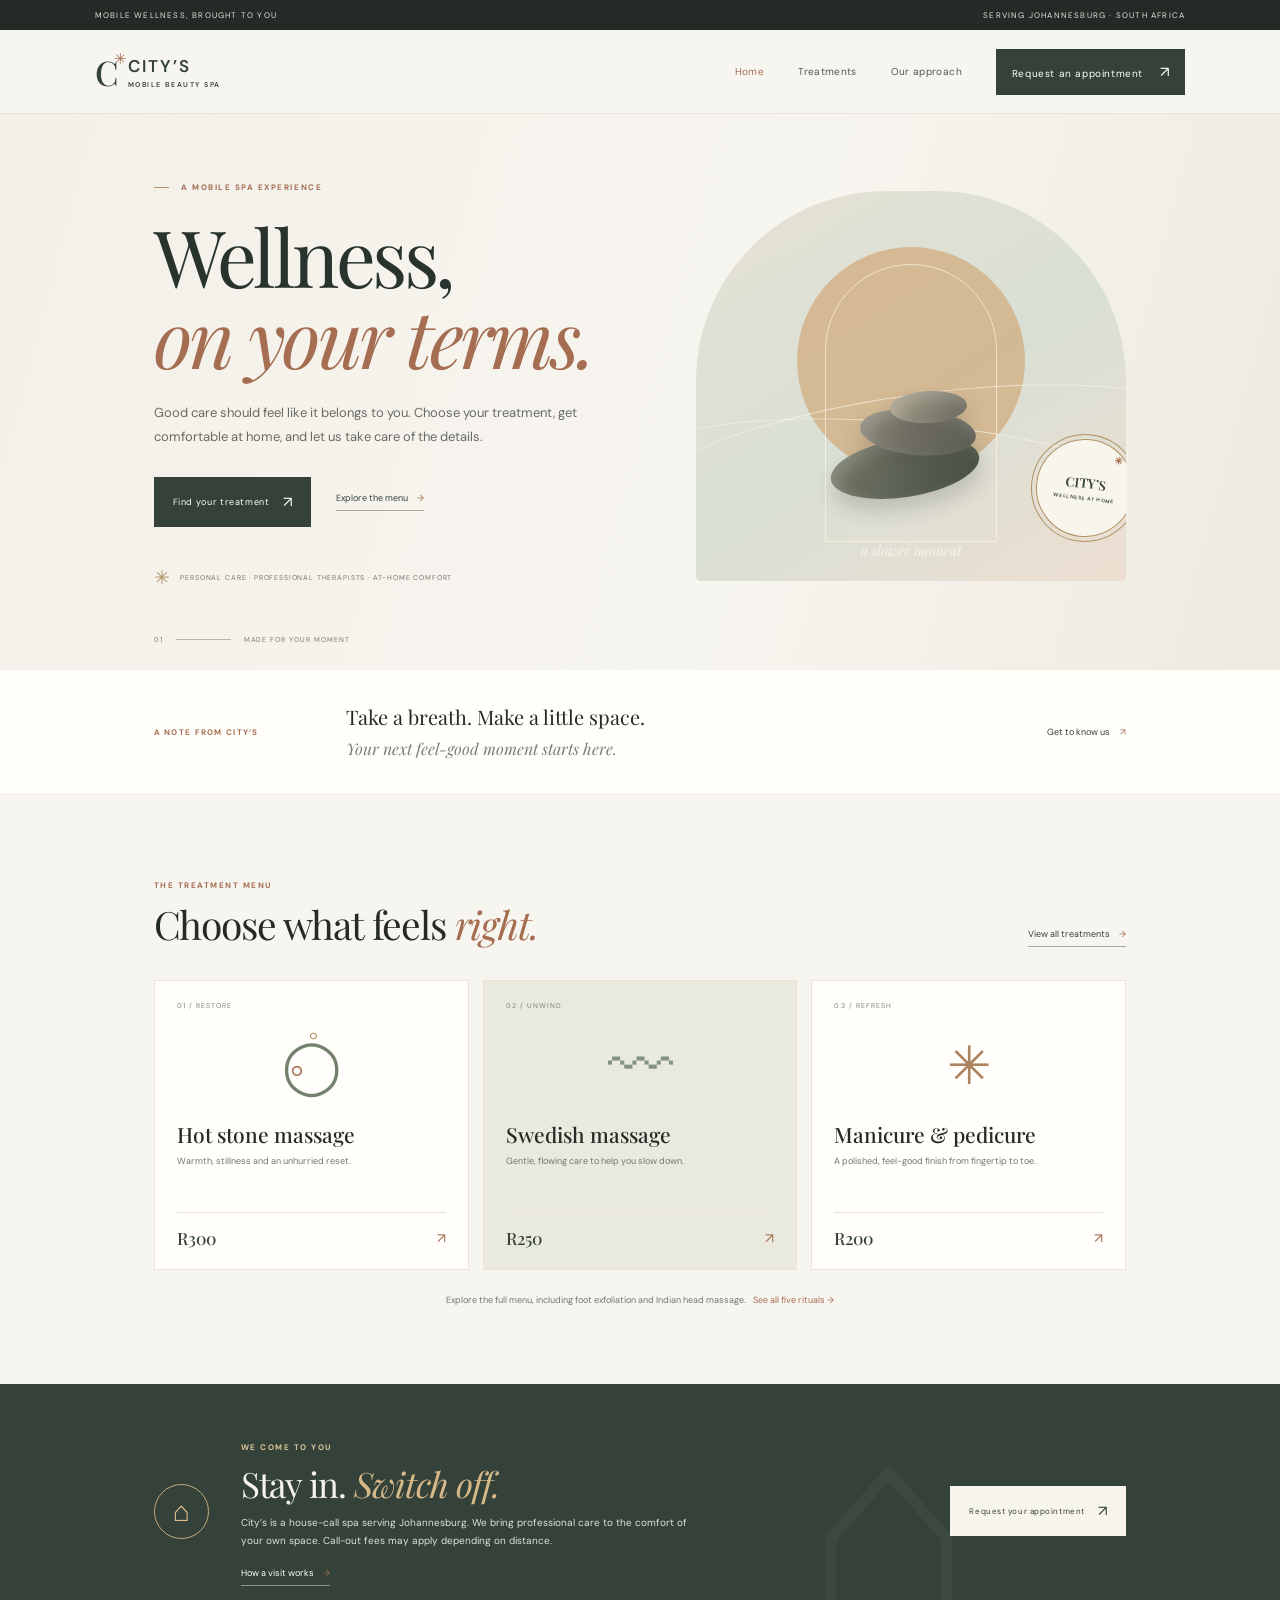
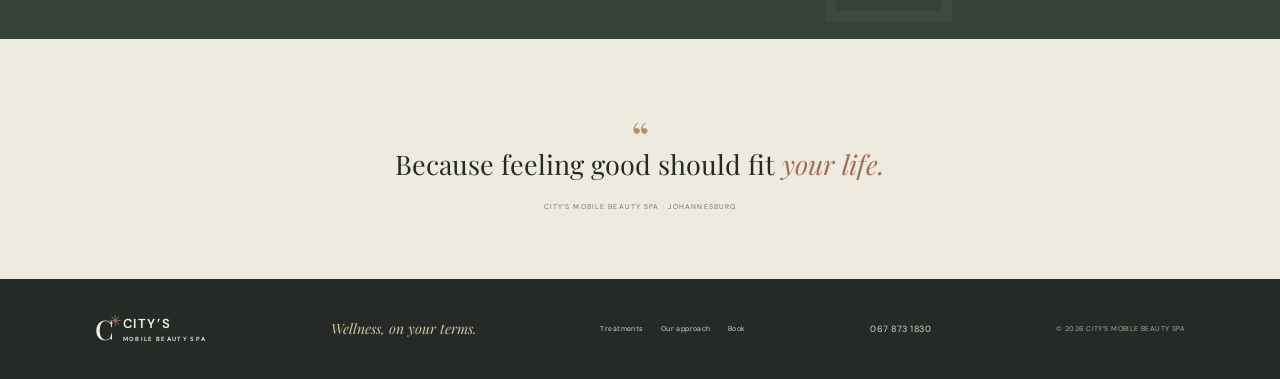
<file: index.html>
<!doctype html>
<html lang="en">
<head>
<meta charset="utf-8"><meta name="viewport" content="width=device-width, initial-scale=1"><meta name="theme-color" content="#f5f2eb">
<meta name="description" content="City’s Mobile Beauty Spa brings massage, nail and foot rituals to your home around Johannesburg. Explore treatments and request an appointment online.">
<title>City’s Mobile Beauty Spa | Wellness, on your terms</title>
<link rel="preconnect" href="https://fonts.googleapis.com"><link rel="preconnect" href="https://fonts.gstatic.com" crossorigin><link href="https://fonts.googleapis.com/css2?family=DM+Sans:wght@400;500;600;700&family=Playfair+Display:wght@400;500;600&display=swap" rel="stylesheet"><link rel="stylesheet" href="style.css">
</head><body>
<div class="utility"><span>Mobile wellness, brought to you</span><span>Serving Johannesburg · South Africa</span></div>
<header class="header"><a class="brand" href="index.html" aria-label="City’s Beauty Spa home"><span class="brand-mark">C<span>✳</span></span><span class="brand-name">CITY’S<small>MOBILE BEAUTY SPA</small></span></a><button class="menu-toggle" aria-expanded="false" aria-label="Open navigation"><i></i><i></i></button><nav class="nav"><a class="active" href="index.html">Home</a><a href="treatments.html">Treatments</a><a href="experience.html">Our approach</a><a class="nav-cta" href="book.html">Request an appointment <span>↗</span></a></nav></header>
<main>
<section class="home-hero"><div class="hero-copy"><div class="eyebrow"><span></span> A MOBILE SPA EXPERIENCE</div><h1>Wellness,<br><em>on your terms.</em></h1><p>Good care should feel like it belongs to you. Choose your treatment, get comfortable at home, and let us take care of the details.</p><div class="hero-actions"><a class="btn btn-ink" href="book.html">Find your treatment <span>↗</span></a><a class="under-link" href="treatments.html">Explore the menu <span>→</span></a></div><div class="hero-trust"><span class="trust-icon">✳</span><span>PERSONAL CARE · PROFESSIONAL THERAPISTS · AT-HOME COMFORT</span></div></div><div class="hero-art" aria-label="An abstract, warm-toned illustration inspired by spa stones and flowing water"><div class="art-sun"></div><div class="art-arch"></div><div class="art-water water-one"></div><div class="art-water water-two"></div><div class="stone stone-one"></div><div class="stone stone-two"></div><div class="stone stone-three"></div><span class="art-caption">a slower moment</span><div class="art-stamp">CITY’S<br><small>WELLNESS AT HOME</small><span>✳</span></div></div><div class="hero-index">01 <span></span> MADE FOR YOUR MOMENT</div></section>
<section class="intro-strip"><span class="intro-label">A NOTE FROM CITY’S</span><p>Take a breath. Make a little space.<br><em>Your next feel-good moment starts here.</em></p><a href="experience.html">Get to know us <span>↗</span></a></section>
<section class="home-menu"><div class="section-title"><div><div class="eyebrow">THE TREATMENT MENU</div><h2>Choose what feels <em>right.</em></h2></div><a class="under-link" href="treatments.html">View all treatments <span>→</span></a></div><div class="feature-grid"><a class="feature-card" href="book.html?service=hot-stone"><span class="card-number">01 / RESTORE</span><span class="card-illustration ill-stones">◯<i>◦</i><b>◦</b></span><h3>Hot stone massage</h3><p>Warmth, stillness and an unhurried reset.</p><span class="card-price">R300 <i>↗</i></span></a><a class="feature-card card-warm" href="book.html?service=swedish"><span class="card-number">02 / UNWIND</span><span class="card-illustration ill-wave">〰</span><h3>Swedish massage</h3><p>Gentle, flowing care to help you slow down.</p><span class="card-price">R250 <i>↗</i></span></a><a class="feature-card" href="book.html?service=manicure-pedicure"><span class="card-number">03 / REFRESH</span><span class="card-illustration ill-flower">✳</span><h3>Manicure & pedicure</h3><p>A polished, feel-good finish from fingertip to toe.</p><span class="card-price">R200 <i>↗</i></span></a></div><div class="menu-footnote">Explore the full menu, including foot exfoliation and Indian head massage. <a href="treatments.html">See all five rituals →</a></div></section>
<section class="home-visit"><div class="visit-badge">⌂</div><div class="visit-copy"><div class="eyebrow">WE COME TO YOU</div><h2>Stay in. <em>Switch off.</em></h2><p>City’s is a house-call spa serving Johannesburg. We bring professional care to the comfort of your own space. Call-out fees may apply depending on distance.</p><a class="under-link light-link" href="experience.html">How a visit works <span>→</span></a></div><div class="visit-decoration" aria-hidden="true">⌂</div><a class="btn btn-light" href="book.html">Request your appointment <span>↗</span></a></section>
<section class="home-quote"><span class="quote-mark">“</span><p>Because feeling good should fit <em>your life.</em></p><span class="quote-caption">CITY’S MOBILE BEAUTY SPA · JOHANNESBURG</span></section>
</main><footer class="footer"><a class="brand brand-footer" href="index.html"><span class="brand-mark">C<span>✳</span></span><span class="brand-name">CITY’S<small>MOBILE BEAUTY SPA</small></span></a><div class="footer-motto">Wellness, on your terms.</div><div class="footer-links"><a href="treatments.html">Treatments</a><a href="experience.html">Our approach</a><a href="book.html">Book</a></div><a class="footer-phone" href="tel:+27678731830">067 873 1830</a><div class="copyright">© <span class="year"></span> CITY’S MOBILE BEAUTY SPA</div></footer><script src="script.js"></script></body></html>
</file>
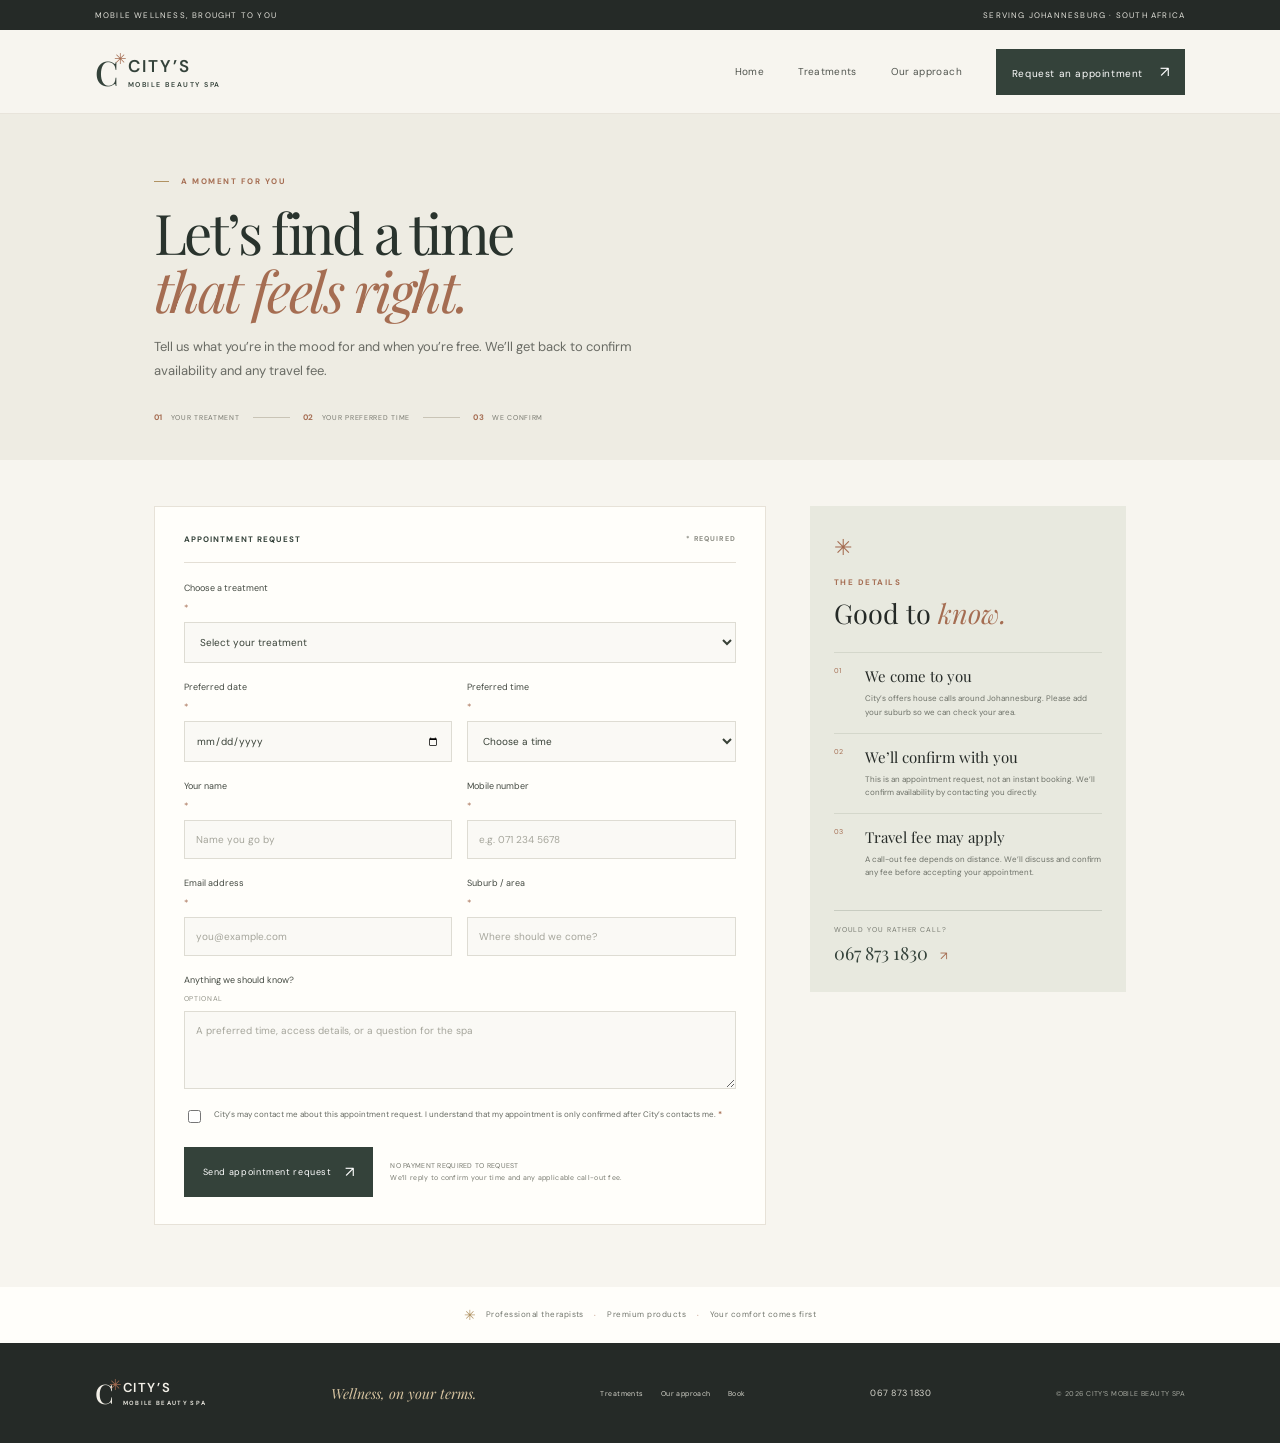
<file: book.html>
<!doctype html><html lang="en"><head><meta charset="utf-8"><meta name="viewport" content="width=device-width, initial-scale=1"><meta name="theme-color" content="#f5f2eb"><meta name="description" content="Request a mobile spa appointment with City’s in Johannesburg. Choose a treatment, preferred date and time, and we’ll get back to confirm availability."><title>Request an Appointment | City’s Mobile Beauty Spa</title><link rel="preconnect" href="https://fonts.googleapis.com"><link rel="preconnect" href="https://fonts.gstatic.com" crossorigin><link href="https://fonts.googleapis.com/css2?family=DM+Sans:wght@400;500;600;700&family=Playfair+Display:wght@400;500;600&display=swap" rel="stylesheet"><link rel="stylesheet" href="style.css"></head><body>
<div class="utility"><span>Mobile wellness, brought to you</span><span>Serving Johannesburg · South Africa</span></div><header class="header"><a class="brand" href="index.html" aria-label="City’s Beauty Spa home"><span class="brand-mark">C<span>✳</span></span><span class="brand-name">CITY’S<small>MOBILE BEAUTY SPA</small></span></a><button class="menu-toggle" aria-expanded="false" aria-label="Open navigation"><i></i><i></i></button><nav class="nav"><a href="index.html">Home</a><a href="treatments.html">Treatments</a><a href="experience.html">Our approach</a><a class="nav-cta active" href="book.html">Request an appointment <span>↗</span></a></nav></header>
<main><section class="booking-head"><div class="eyebrow"><span></span> A MOMENT FOR YOU</div><h1>Let’s find a time<br><em>that feels right.</em></h1><p>Tell us what you’re in the mood for and when you’re free. We’ll get back to confirm availability and any travel fee.</p><div class="booking-steps"><span><b>01</b> YOUR TREATMENT</span><i></i><span><b>02</b> YOUR PREFERRED TIME</span><i></i><span><b>03</b> WE CONFIRM</span></div></section>
<section class="booking-area"><form class="booking-form" id="booking-form" novalidate><div class="form-heading"><span>APPOINTMENT REQUEST</span><span class="required-note">* REQUIRED</span></div><div class="form-row"><label class="field field-wide">Choose a treatment <span>*</span><select id="service" name="Treatment" required><option value="" disabled selected>Select your treatment</option><option value="Hot stone massage — R300">Hot stone massage · R300</option><option value="Swedish massage — R250">Swedish massage · R250</option><option value="Manicure & pedicure — R200">Manicure & pedicure · R200</option><option value="Foot exfoliation + massage — R200">Foot exfoliation + massage · R200</option><option value="Indian head massage — R300">Indian head massage · R300</option></select></label><label class="field">Preferred date <span>*</span><input type="date" id="date" name="Preferred date" required></label><label class="field">Preferred time <span>*</span><select name="Preferred time" required><option value="" disabled selected>Choose a time</option><option>Morning · 8am–11am</option><option>Midday · 11am–2pm</option><option>Afternoon · 2pm–5pm</option><option>Early evening · 5pm–7pm</option></select></label><label class="field">Your name <span>*</span><input name="Client name" autocomplete="name" placeholder="Name you go by" required></label><label class="field">Mobile number <span>*</span><input name="Client phone" type="tel" autocomplete="tel" placeholder="e.g. 071 234 5678" required></label><label class="field">Email address <span>*</span><input name="Client email" type="email" autocomplete="email" placeholder="you@example.com" required></label><label class="field">Suburb / area <span>*</span><input name="Suburb" autocomplete="address-level2" placeholder="Where should we come?" required></label><label class="field field-wide">Anything we should know? <small>OPTIONAL</small><textarea name="Additional notes" rows="4" placeholder="A preferred time, access details, or a question for the spa"></textarea></label></div><label class="consent"><input type="checkbox" name="Contact consent" value="Yes" required><span>City’s may contact me about this appointment request. I understand that my appointment is only confirmed after City’s contacts me. <b>*</b></span></label><div class="form-bottom"><button class="btn btn-ink submit-btn" type="submit">Send appointment request <span>↗</span></button><p>NO PAYMENT REQUIRED TO REQUEST<br>We’ll reply to confirm your time and any applicable call-out fee.</p></div><div class="form-status" id="form-status" role="status" aria-live="polite"></div><input type="text" name="_honey" class="honeypot" tabindex="-1" autocomplete="off" aria-hidden="true"></form>
<aside class="booking-aside"><div class="aside-icon">✳</div><div class="eyebrow">THE DETAILS</div><h2>Good to <em>know.</em></h2><div class="aside-detail"><span>01</span><div><strong>We come to you</strong><p>City’s offers house calls around Johannesburg. Please add your suburb so we can check your area.</p></div></div><div class="aside-detail"><span>02</span><div><strong>We’ll confirm with you</strong><p>This is an appointment request, not an instant booking. We’ll confirm availability by contacting you directly.</p></div></div><div class="aside-detail"><span>03</span><div><strong>Travel fee may apply</strong><p>A call-out fee depends on distance. We’ll discuss and confirm any fee before accepting your appointment.</p></div></div><div class="aside-contact"><span>WOULD YOU RATHER CALL?</span><a href="tel:+27678731830">067 873 1830 <span>↗</span></a></div></aside></section><section class="booking-reassurance"><span>✳</span> Professional therapists <i>·</i> Premium products <i>·</i> Your comfort comes first</section></main>
<footer class="footer"><a class="brand brand-footer" href="index.html"><span class="brand-mark">C<span>✳</span></span><span class="brand-name">CITY’S<small>MOBILE BEAUTY SPA</small></span></a><div class="footer-motto">Wellness, on your terms.</div><div class="footer-links"><a href="treatments.html">Treatments</a><a href="experience.html">Our approach</a><a href="book.html">Book</a></div><a class="footer-phone" href="tel:+27678731830">067 873 1830</a><div class="copyright">© <span class="year"></span> CITY’S MOBILE BEAUTY SPA</div></footer><script src="script.js"></script></body></html>
</file>
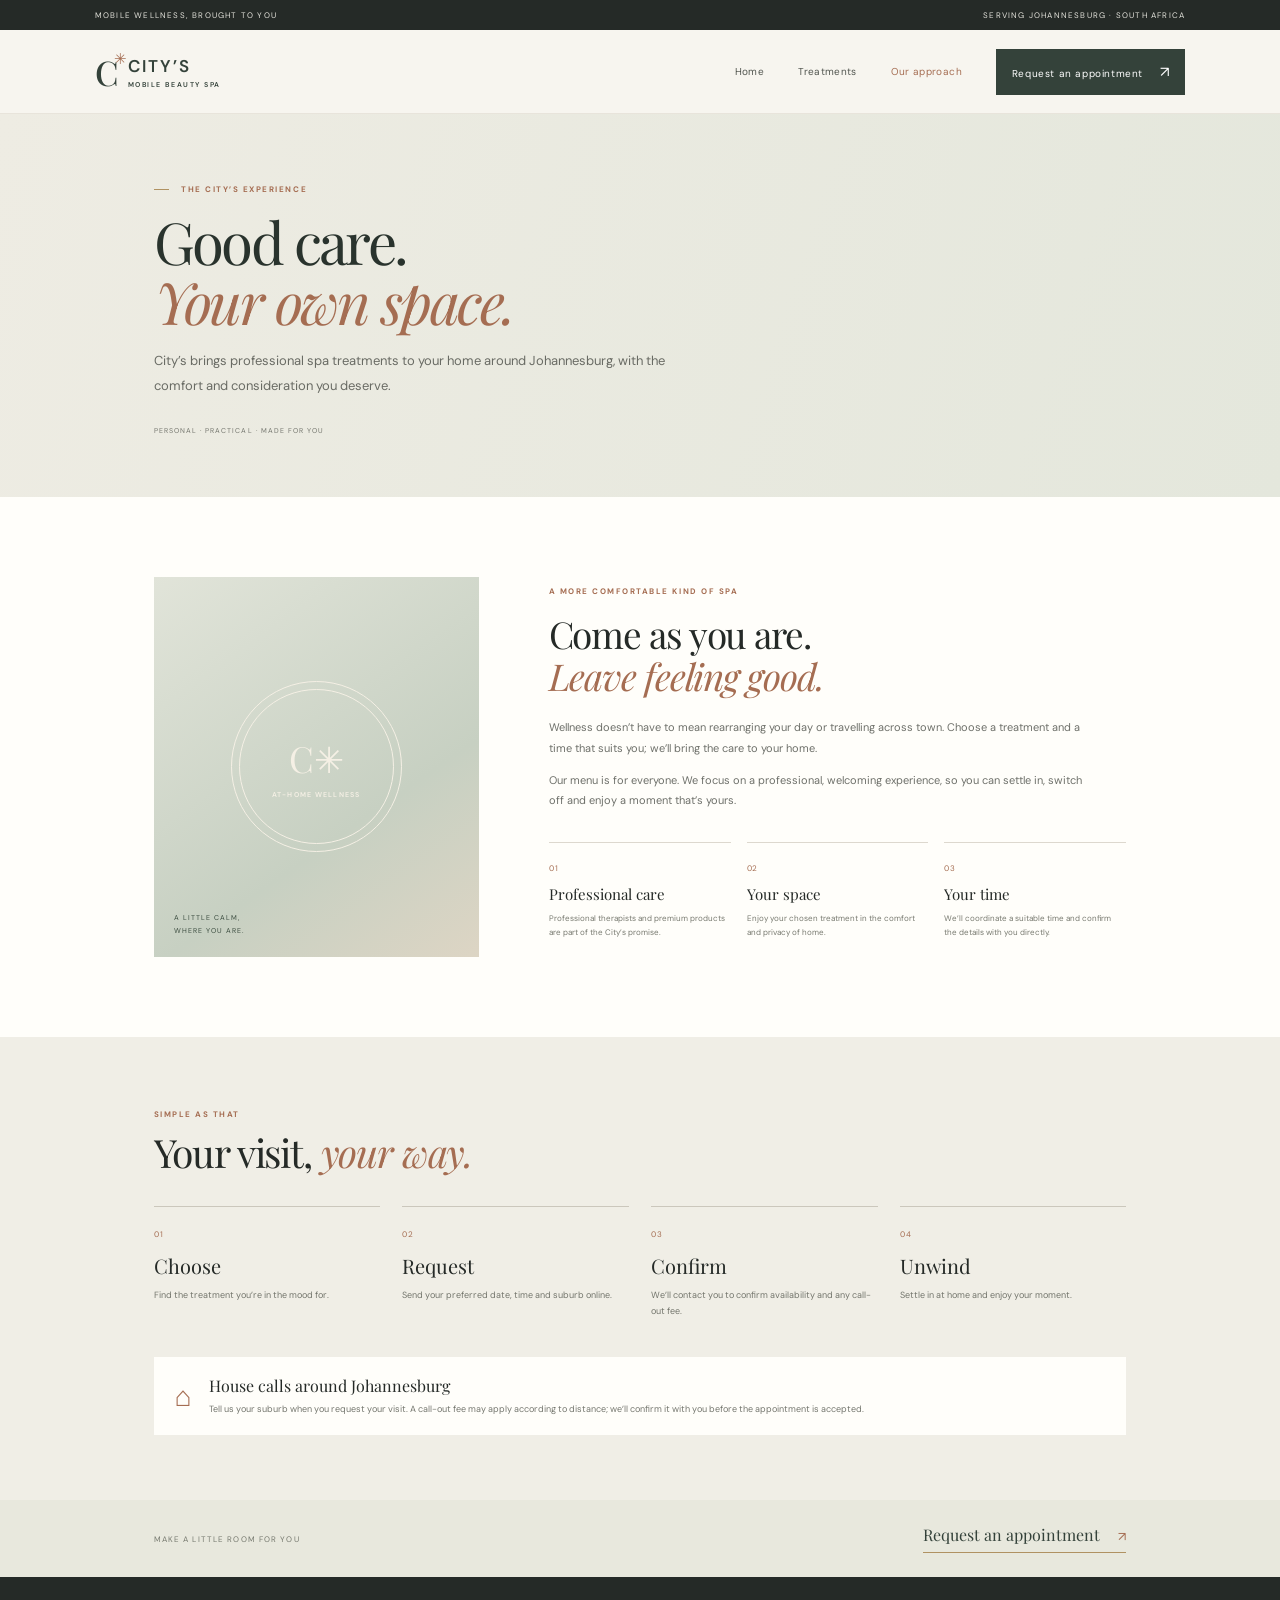
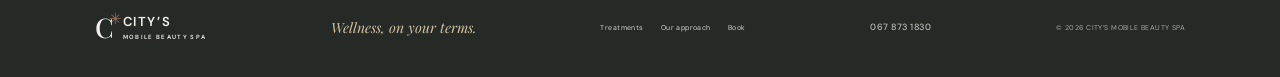
<file: experience.html>
<!doctype html><html lang="en"><head><meta charset="utf-8"><meta name="viewport" content="width=device-width, initial-scale=1"><meta name="theme-color" content="#f5f2eb"><meta name="description" content="Professional, personal care in your own space around Johannesburg."><title>Our Approach | City’s Mobile Beauty Spa</title><link rel="preconnect" href="https://fonts.googleapis.com"><link rel="preconnect" href="https://fonts.gstatic.com" crossorigin><link href="https://fonts.googleapis.com/css2?family=DM+Sans:wght@400;500;600;700&family=Playfair+Display:wght@400;500;600&display=swap" rel="stylesheet"><link rel="stylesheet" href="style.css"></head><body>
<div class="utility"><span>Mobile wellness, brought to you</span><span>Serving Johannesburg · South Africa</span></div><header class="header"><a class="brand" href="index.html" aria-label="City’s Beauty Spa home"><span class="brand-mark">C<span>✳</span></span><span class="brand-name">CITY’S<small>MOBILE BEAUTY SPA</small></span></a><button class="menu-toggle" aria-expanded="false" aria-label="Open navigation"><i></i><i></i></button><nav class="nav"><a href="index.html">Home</a><a href="treatments.html">Treatments</a><a class="active" href="experience.html">Our approach</a><a class="nav-cta" href="book.html">Request an appointment <span>↗</span></a></nav></header>
<main><section class="page-hero page-hero-about"><div class="eyebrow"><span></span> THE CITY’S EXPERIENCE</div><h1>Good care.<br><em>Your own space.</em></h1><p>City’s brings professional spa treatments to your home around Johannesburg, with the comfort and consideration you deserve.</p><div class="page-hero-detail">PERSONAL · PRACTICAL · MADE FOR YOU</div></section><section class="approach-grid"><div class="approach-aside"><span class="approach-seal">C✳<small>AT-HOME WELLNESS</small></span><div class="approach-aside-note">A LITTLE CALM,<br>WHERE YOU ARE.</div></div><div class="approach-content"><div class="eyebrow">A MORE COMFORTABLE KIND OF SPA</div><h2>Come as you are.<br><em>Leave feeling good.</em></h2><p>Wellness doesn’t have to mean rearranging your day or travelling across town. Choose a treatment and a time that suits you; we’ll bring the care to your home.</p><p>Our menu is for everyone. We focus on a professional, welcoming experience, so you can settle in, switch off and enjoy a moment that’s yours.</p><div class="approach-principles"><div><span>01</span><strong>Professional care</strong><p>Professional therapists and premium products are part of the City’s promise.</p></div><div><span>02</span><strong>Your space</strong><p>Enjoy your chosen treatment in the comfort and privacy of home.</p></div><div><span>03</span><strong>Your time</strong><p>We’ll coordinate a suitable time and confirm the details with you directly.</p></div></div></div></section><section class="visit-steps"><div class="eyebrow">SIMPLE AS THAT</div><h2>Your visit, <em>your way.</em></h2><div class="steps-grid"><div><span>01</span><h3>Choose</h3><p>Find the treatment you’re in the mood for.</p></div><div><span>02</span><h3>Request</h3><p>Send your preferred date, time and suburb online.</p></div><div><span>03</span><h3>Confirm</h3><p>We’ll contact you to confirm availability and any call-out fee.</p></div><div><span>04</span><h3>Unwind</h3><p>Settle in at home and enjoy your moment.</p></div></div><div class="service-area"><span class="service-home">⌂</span><div><strong>House calls around Johannesburg</strong><p>Tell us your suburb when you request your visit. A call-out fee may apply according to distance; we’ll confirm it with you before the appointment is accepted.</p></div></div></section><section class="inline-cta"><span>MAKE A LITTLE ROOM FOR YOU</span><a href="book.html">Request an appointment <span>↗</span></a></section></main>
<footer class="footer"><a class="brand brand-footer" href="index.html"><span class="brand-mark">C<span>✳</span></span><span class="brand-name">CITY’S<small>MOBILE BEAUTY SPA</small></span></a><div class="footer-motto">Wellness, on your terms.</div><div class="footer-links"><a href="treatments.html">Treatments</a><a href="experience.html">Our approach</a><a href="book.html">Book</a></div><a class="footer-phone" href="tel:+27678731830">067 873 1830</a><div class="copyright">© <span class="year"></span> CITY’S MOBILE BEAUTY SPA</div></footer><script src="script.js"></script></body></html>
</file>
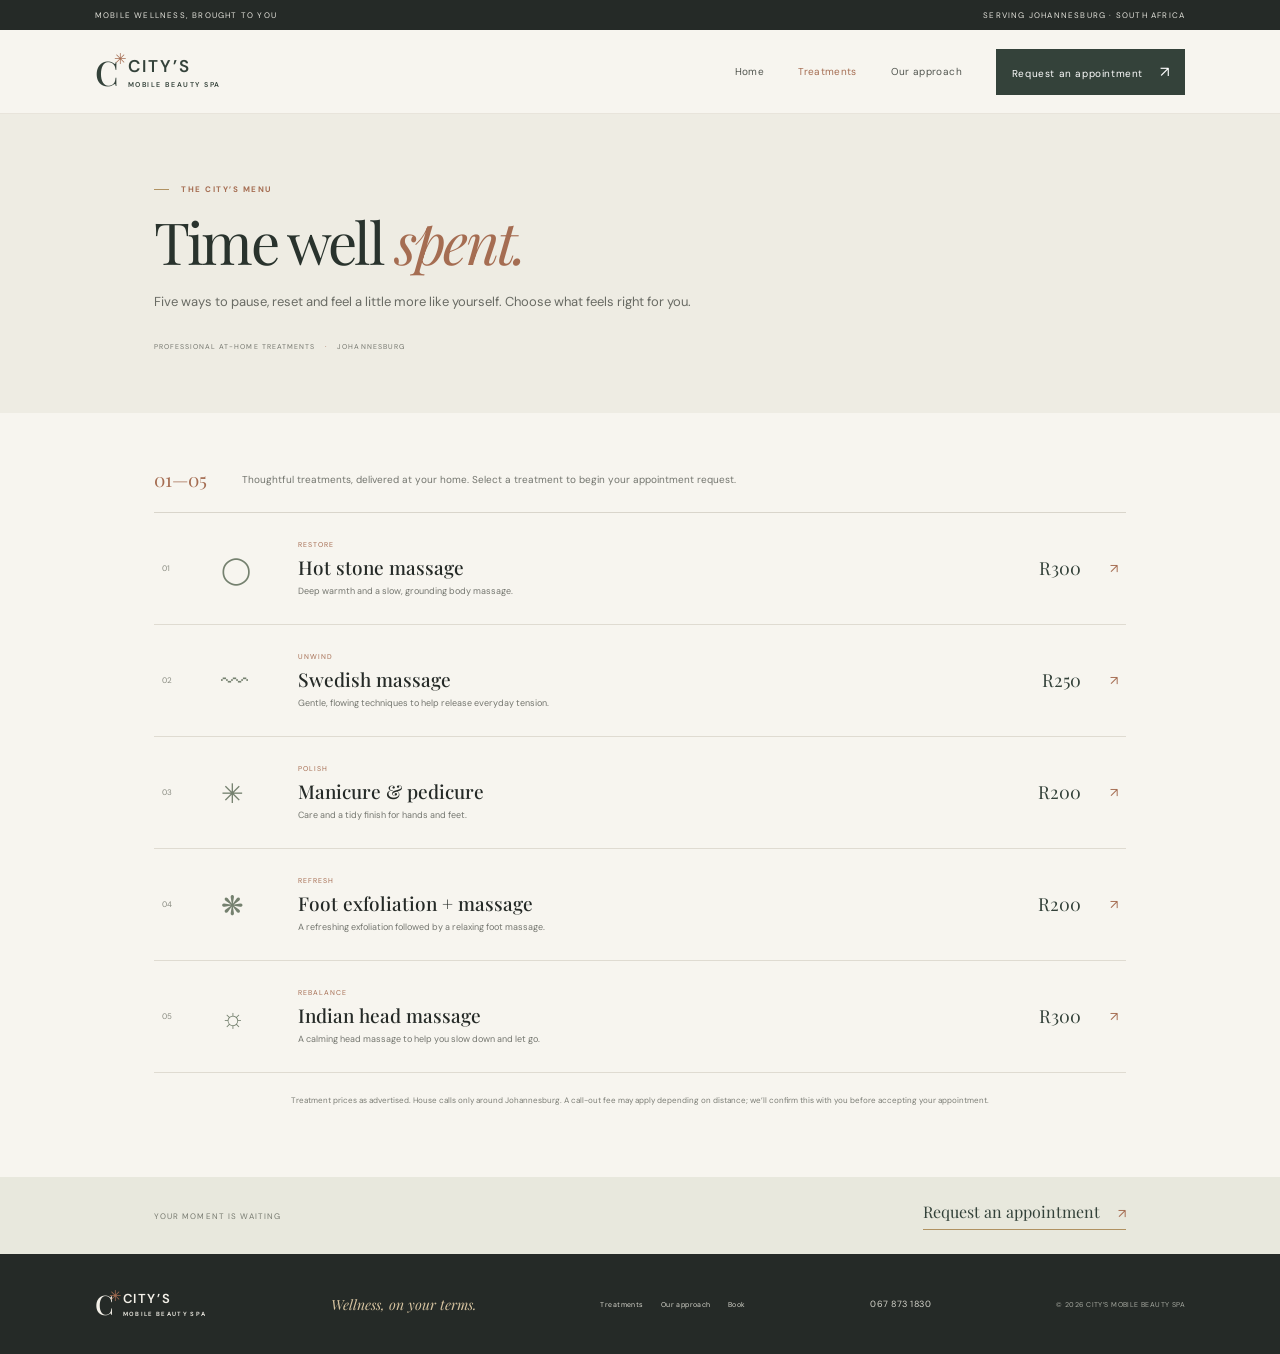
<file: treatments.html>
<!doctype html><html lang="en"><head><meta charset="utf-8"><meta name="viewport" content="width=device-width, initial-scale=1"><meta name="theme-color" content="#f5f2eb"><meta name="description" content="Explore City’s Mobile Beauty Spa massage, nail and foot treatments and prices in Johannesburg."><title>Treatments & Pricing | City’s Mobile Beauty Spa</title><link rel="preconnect" href="https://fonts.googleapis.com"><link rel="preconnect" href="https://fonts.gstatic.com" crossorigin><link href="https://fonts.googleapis.com/css2?family=DM+Sans:wght@400;500;600;700&family=Playfair+Display:wght@400;500;600&display=swap" rel="stylesheet"><link rel="stylesheet" href="style.css"></head><body>
<div class="utility"><span>Mobile wellness, brought to you</span><span>Serving Johannesburg · South Africa</span></div><header class="header"><a class="brand" href="index.html" aria-label="City’s Beauty Spa home"><span class="brand-mark">C<span>✳</span></span><span class="brand-name">CITY’S<small>MOBILE BEAUTY SPA</small></span></a><button class="menu-toggle" aria-expanded="false" aria-label="Open navigation"><i></i><i></i></button><nav class="nav"><a href="index.html">Home</a><a class="active" href="treatments.html">Treatments</a><a href="experience.html">Our approach</a><a class="nav-cta" href="book.html">Request an appointment <span>↗</span></a></nav></header>
<main><section class="page-hero page-hero-menu"><div class="eyebrow"><span></span> THE CITY’S MENU</div><h1>Time well <em>spent.</em></h1><p>Five ways to pause, reset and feel a little more like yourself. Choose what feels right for you.</p><div class="page-hero-detail">PROFESSIONAL AT-HOME TREATMENTS <span>·</span> JOHANNESBURG</div></section><section class="full-menu"><div class="menu-intro"><span>01—05</span><p>Thoughtful treatments, delivered at your home. Select a treatment to begin your appointment request.</p></div><div class="menu-list">
<a class="menu-row" href="book.html?service=hot-stone"><span class="menu-count">01</span><span class="menu-symbol">◯</span><span class="menu-desc"><small>RESTORE</small><strong>Hot stone massage</strong><span>Deep warmth and a slow, grounding body massage.</span></span><span class="menu-cost">R300</span><span class="menu-arrow">↗</span></a>
<a class="menu-row" href="book.html?service=swedish"><span class="menu-count">02</span><span class="menu-symbol">〰</span><span class="menu-desc"><small>UNWIND</small><strong>Swedish massage</strong><span>Gentle, flowing techniques to help release everyday tension.</span></span><span class="menu-cost">R250</span><span class="menu-arrow">↗</span></a>
<a class="menu-row" href="book.html?service=manicure-pedicure"><span class="menu-count">03</span><span class="menu-symbol">✳</span><span class="menu-desc"><small>POLISH</small><strong>Manicure & pedicure</strong><span>Care and a tidy finish for hands and feet.</span></span><span class="menu-cost">R200</span><span class="menu-arrow">↗</span></a>
<a class="menu-row" href="book.html?service=foot-exfoliation"><span class="menu-count">04</span><span class="menu-symbol">❋</span><span class="menu-desc"><small>REFRESH</small><strong>Foot exfoliation + massage</strong><span>A refreshing exfoliation followed by a relaxing foot massage.</span></span><span class="menu-cost">R200</span><span class="menu-arrow">↗</span></a>
<a class="menu-row" href="book.html?service=indian-head"><span class="menu-count">05</span><span class="menu-symbol">☼</span><span class="menu-desc"><small>REBALANCE</small><strong>Indian head massage</strong><span>A calming head massage to help you slow down and let go.</span></span><span class="menu-cost">R300</span><span class="menu-arrow">↗</span></a></div><p class="menu-disclaimer">Treatment prices as advertised. House calls only around Johannesburg. A call-out fee may apply depending on distance; we’ll confirm this with you before accepting your appointment.</p></section><section class="inline-cta"><span>YOUR MOMENT IS WAITING</span><a href="book.html">Request an appointment <span>↗</span></a></section></main>
<footer class="footer"><a class="brand brand-footer" href="index.html"><span class="brand-mark">C<span>✳</span></span><span class="brand-name">CITY’S<small>MOBILE BEAUTY SPA</small></span></a><div class="footer-motto">Wellness, on your terms.</div><div class="footer-links"><a href="treatments.html">Treatments</a><a href="experience.html">Our approach</a><a href="book.html">Book</a></div><a class="footer-phone" href="tel:+27678731830">067 873 1830</a><div class="copyright">© <span class="year"></span> CITY’S MOBILE BEAUTY SPA</div></footer><script src="script.js"></script></body></html>
</file>
<file: style.css>
:root{--ink:#252a27;--forest:#34423a;--moss:#75816f;--clay:#a56d52;--brass:#b09262;--paper:#f7f5ef;--white:#fffefa;--sand:#e9e4d9;--muted:#777972;--serif:"Playfair Display",Georgia,serif;--sans:"DM Sans",Arial,sans-serif}*{box-sizing:border-box}html{scroll-behavior:smooth}body{margin:0;background:var(--paper);color:var(--ink);font-family:var(--sans);-webkit-font-smoothing:antialiased}a{color:inherit}.utility{height:30px;background:#252a27;color:#e4e3dc;display:flex;align-items:center;justify-content:space-between;padding:0 7.4%;font-size:8px;letter-spacing:.15em;text-transform:uppercase}.header{height:84px;background:var(--paper);display:flex;align-items:center;justify-content:space-between;padding:0 7.4%;position:relative;z-index:4;border-bottom:1px solid #e8e4db}.brand{display:flex;align-items:center;gap:9px;text-decoration:none;color:var(--forest)}.brand-mark{font:500 34px var(--serif);position:relative}.brand-mark>span{font:15px var(--sans);position:absolute;right:-8px;top:0;color:var(--clay)}.brand-name{font:600 17px var(--sans);letter-spacing:.12em}.brand-name small{display:block;font:600 7px var(--sans);letter-spacing:.22em;margin-top:3px}.nav{display:flex;align-items:center;gap:34px}.nav>a{font-size:10px;text-decoration:none;color:#51554f;letter-spacing:.035em}.nav>a.active:not(.nav-cta){color:var(--clay)}.nav .nav-cta{background:var(--forest);padding:13px 16px;color:white;letter-spacing:.06em}.nav-cta span,.btn span{margin-left:13px;font-size:15px}.menu-toggle{display:none}.home-hero{position:relative;min-height:555px;padding:68px 12% 80px;display:grid;grid-template-columns:1.05fr .95fr;align-items:center;gap:5%;overflow:hidden;background:linear-gradient(105deg,#f2f0e8 0%,#f7f5ef 58%,#edeae0 100%)}.hero-copy{z-index:1}.eyebrow{color:var(--clay);font-size:8px;letter-spacing:.19em;font-weight:700}.eyebrow>span{display:inline-block;width:15px;height:1px;background:var(--brass);vertical-align:middle;margin-right:9px}.home-hero h1,.page-hero h1,.booking-head h1{font:400 clamp(54px,6.2vw,79px)/1.03 var(--serif);letter-spacing:-.045em;color:#29332d;margin:23px 0}.home-hero h1 em,.page-hero h1 em,.booking-head h1 em,.section-title h2 em,.home-visit h2 em,.approach-content h2 em,.visit-steps h2 em,.home-quote em,.booking-aside h2 em{color:var(--clay);font-weight:400}.hero-copy>p,.page-hero>p,.booking-head>p{max-width:430px;font-size:13px;line-height:1.85;color:#696b64;margin:0}.hero-actions{display:flex;align-items:center;gap:25px;margin-top:28px}.btn{display:inline-flex;align-items:center;justify-content:space-between;text-decoration:none;padding:15px 19px;font-size:9px;letter-spacing:.07em}.btn-ink{background:var(--forest);color:#fff}.under-link{text-decoration:none;font-size:9px;color:var(--forest);border-bottom:1px solid #a9a99a;padding-bottom:6px}.under-link span{color:var(--clay);margin-left:7px}.hero-trust{display:flex;align-items:center;gap:10px;margin-top:38px;color:#77766e;font-size:7px;letter-spacing:.12em}.trust-icon{font-size:19px;color:var(--brass)}.hero-art{height:390px;max-width:430px;width:100%;justify-self:end;position:relative;background:linear-gradient(148deg,#e6e2d5,#d9dfd4 53%,#eddfd2);overflow:hidden;border-radius:190px 190px 5px 5px}.art-sun{position:absolute;width:228px;height:228px;border-radius:50%;background:#d0ad7f;opacity:.75;top:56px;left:50%;transform:translateX(-50%)}.art-arch{position:absolute;width:172px;height:278px;border:1px solid #fff9e8a1;border-radius:100px 100px 0 0;top:73px;left:50%;transform:translateX(-50%)}.art-water{position:absolute;border-top:1px solid #f8f4e9b5;border-radius:50%;height:160px;width:140%;left:-18%}.water-one{bottom:27px;transform:rotate(-8deg)}.water-two{bottom:-3px;transform:rotate(6deg)}.stone{position:absolute;border-radius:50%;background:linear-gradient(135deg,#777b69,#454c43);box-shadow:inset 8px 6px 15px #ffffff2b,0 12px 20px #3d3b3333}.stone-one{width:150px;height:58px;bottom:84px;left:31%;transform:rotate(-9deg)}.stone-two{width:116px;height:46px;bottom:126px;left:38%;transform:rotate(5deg);background:linear-gradient(135deg,#8e897b,#585950)}.stone-three{width:77px;height:32px;bottom:158px;left:45%;transform:rotate(-3deg);background:linear-gradient(135deg,#aaa28d,#66675c)}.art-caption{position:absolute;bottom:21px;left:0;right:0;text-align:center;font:italic 14px var(--serif);color:#f8f4eb}.art-stamp{position:absolute;width:98px;height:98px;border-radius:50%;right:-8px;bottom:44px;background:#f8f5ed;border:1px solid var(--brass);outline:1px solid var(--brass);outline-offset:4px;display:flex;align-items:center;justify-content:center;flex-direction:column;font:600 13px var(--serif);text-align:center;color:var(--forest);transform:rotate(7deg)}.art-stamp small{font:600 5px var(--sans);letter-spacing:.12em;margin-top:4px}.art-stamp>span{position:absolute;top:10px;right:14px;font-size:10px;color:var(--clay)}.hero-index{position:absolute;bottom:26px;left:12%;font-size:7px;letter-spacing:.14em;color:#787a72}.hero-index span{display:inline-block;height:1px;width:55px;background:#b8b6ac;margin:0 10px 2px}.intro-strip{padding:32px 12%;background:#fffefa;display:grid;grid-template-columns:170px 1fr 170px;align-items:center;gap:22px;border-bottom:1px solid #eee9e0}.intro-label{font-size:8px;letter-spacing:.16em;font-weight:700;color:var(--clay)}.intro-strip p{font:20px/1.5 var(--serif);margin:0}.intro-strip p em{font-size:16px;color:var(--moss)}.intro-strip>a{font-size:9px;text-decoration:none;color:var(--forest);justify-self:end}.intro-strip>a span{margin-left:8px;color:var(--clay)}.home-menu{padding:85px 12% 78px}.section-title{display:flex;align-items:end;justify-content:space-between;margin-bottom:33px}.section-title .eyebrow{margin-bottom:12px}.section-title h2,.home-visit h2,.approach-content h2,.visit-steps h2{font:400 39px/1.15 var(--serif);letter-spacing:-.03em;margin:0}.feature-grid{display:grid;grid-template-columns:repeat(3,1fr);gap:14px}.feature-card{position:relative;min-height:290px;padding:20px 22px;background:#fffefa;border:1px solid #e9e5db;text-decoration:none;display:flex;flex-direction:column;transition:transform .18s,box-shadow .18s}.feature-card:hover{transform:translateY(-4px);box-shadow:0 14px 30px #242a2210}.feature-card.card-warm{background:#e9e9de}.card-number{font-size:7px;letter-spacing:.15em;color:#818276}.card-illustration{height:105px;display:grid;place-items:center;font:53px var(--serif);color:var(--moss);position:relative}.ill-stones i,.ill-stones b{position:absolute;border-radius:50%;font-style:normal;font-weight:400}.ill-stones i{font-size:42px;left:42%;top:29px;color:var(--clay)}.ill-stones b{font-size:29px;left:49%;top:4px;color:var(--brass)}.ill-wave{font-size:65px;color:#829283}.ill-flower{color:#ad825f}.feature-card h3{font:500 21px var(--serif);margin:5px 0 7px}.feature-card>p{font-size:9px;color:#74766f;margin:0}.card-price{display:flex;justify-content:space-between;align-items:center;margin-top:auto;padding-top:14px;border-top:1px solid #e7e3d9;font:500 17px var(--serif);color:var(--forest)}.card-price i{font:14px var(--sans);font-style:normal;color:var(--clay)}.menu-footnote{text-align:center;font-size:9px;color:#72756e;margin:24px 0 0}.menu-footnote a{color:var(--clay);text-decoration:none;margin-left:5px}.home-visit{position:relative;overflow:hidden;display:grid;grid-template-columns:63px 1fr auto;align-items:center;gap:24px;background:var(--forest);color:#f7f4eb;padding:58px 12%}.visit-badge{width:55px;height:55px;border-radius:50%;border:1px solid #c3aa7c;display:grid;place-items:center;font-size:28px;color:#dfc18e}.home-visit .eyebrow{color:#ddc59b;margin-bottom:12px}.home-visit h2{font-size:35px}.home-visit h2 em{color:#d7b889}.visit-copy>p{max-width:450px;font-size:10px;color:#e2e2d7;line-height:1.8}.light-link{color:white;border-color:#8d968a}.home-visit .btn{position:relative;z-index:1;background:#f7f4eb;color:var(--forest);font-size:8px}.visit-decoration{position:absolute;right:24%;top:-65px;font:280px var(--serif);color:#ffffff09}.home-quote{min-height:240px;text-align:center;padding:50px 20px;background:#eeeae0;display:flex;flex-direction:column;align-items:center;justify-content:center}.quote-mark{font:45px var(--serif);color:var(--brass);height:35px}.home-quote p{font:27px var(--serif);margin:5px 0 20px}.home-quote em{color:var(--clay)}.quote-caption{font-size:7px;letter-spacing:.16em;color:#72756e}.footer{background:#252a27;color:#eeeae0;padding:25px 7.4%;min-height:100px;display:flex;align-items:center;justify-content:space-between;gap:14px}.brand-footer{color:#f3f0e8}.brand-footer .brand-mark{font-size:27px}.brand-footer .brand-name{font-size:13px}.brand-footer .brand-name small{font-size:6px}.footer-motto{font:italic 14px var(--serif);color:#d6c3a0}.footer-links{display:flex;gap:17px}.footer-links a,.footer-phone,.copyright{font-size:7px;letter-spacing:.06em;text-decoration:none;color:#d6d5cc}.footer-phone{font-size:9px}.copyright{color:#a7aaa1}
.page-hero{padding:70px 12% 62px;background:#eeece3}.page-hero h1{font-size:58px;margin:18px 0}.page-hero>p{max-width:540px}.page-hero-detail{font-size:7px;letter-spacing:.15em;color:#74766e;margin-top:28px}.page-hero-detail span{color:var(--clay);padding:0 7px}.full-menu{padding:50px 12% 70px}.menu-intro{display:flex;align-items:center;gap:35px;padding-bottom:16px;border-bottom:1px solid #d9d5cb}.menu-intro>span{font:19px var(--serif);color:var(--clay)}.menu-intro p{font-size:10px;color:#73756e}.menu-row{display:grid;grid-template-columns:44px 62px 1fr 75px 22px;gap:15px;align-items:center;text-decoration:none;min-height:112px;border-bottom:1px solid #dfdbd1;transition:background .15s;padding:8px}.menu-row:hover{background:#eeece3}.menu-count{font-size:8px;color:#8a8c82}.menu-symbol{font:27px var(--serif);color:var(--moss)}.menu-desc{display:flex;flex-direction:column;gap:5px}.menu-desc small{font-size:7px;letter-spacing:.15em;color:var(--clay)}.menu-desc strong{font:500 19px var(--serif)}.menu-desc>span{font-size:9px;color:#74766f}.menu-cost{font:18px var(--serif);color:var(--forest);text-align:right}.menu-arrow{color:var(--clay);font-size:13px;text-align:right}.menu-disclaimer{max-width:720px;margin:20px auto 0;font-size:8px;line-height:1.8;color:#7b7d75;text-align:center}.inline-cta{padding:24px 12%;background:#e8e8dd;display:flex;justify-content:space-between;align-items:center}.inline-cta>span{font-size:8px;letter-spacing:.14em;color:#777a70}.inline-cta>a{font:16px var(--serif);color:var(--forest);text-decoration:none;border-bottom:1px solid var(--brass);padding-bottom:7px}.inline-cta>a span{font:13px var(--sans);margin-left:14px;color:var(--clay)}
.page-hero-about{background:linear-gradient(108deg,#eeece3,#e4e7dc)}.approach-grid{padding:80px 12%;display:grid;grid-template-columns:.72fr 1.28fr;gap:70px;background:#fffefa}.approach-aside{background:linear-gradient(145deg,#e1e4d9,#c7d0c2 64%,#ddd5c4);min-height:380px;position:relative;display:flex;align-items:center;justify-content:center}.approach-seal{border:1px solid #f5f0e5;border-radius:50%;width:155px;height:155px;display:grid;place-content:center;text-align:center;font:36px var(--serif);color:#f5f0e5;outline:1px solid #f5f0e5;outline-offset:7px}.approach-seal small{font:600 7px var(--sans);letter-spacing:.16em;margin-top:8px}.approach-aside-note{position:absolute;bottom:19px;left:20px;font-size:7px;letter-spacing:.15em;line-height:1.8;color:#3c4d40}.approach-content{align-self:center}.approach-content .eyebrow{margin-bottom:17px}.approach-content h2{font-size:37px;margin-bottom:19px}.approach-content>p{font-size:11px;line-height:1.9;color:#6e706a;max-width:550px}.approach-principles{display:grid;grid-template-columns:repeat(3,1fr);gap:16px;margin-top:31px}.approach-principles>div{border-top:1px solid #ddd8ce;padding-top:12px}.approach-principles span,.steps-grid>div>span{font-size:8px;color:var(--clay);letter-spacing:.12em}.approach-principles strong{display:block;font:15px var(--serif);margin:8px 0}.approach-principles p{font-size:8px;line-height:1.7;color:#77796f}.visit-steps{padding:72px 12% 65px;background:#f0eee6}.visit-steps h2{margin:11px 0 32px}.steps-grid{display:grid;grid-template-columns:repeat(4,1fr);gap:22px}.steps-grid>div{border-top:1px solid #cbc7bc;padding-top:14px}.steps-grid h3{font:20px var(--serif);margin:10px 0 5px}.steps-grid p{font-size:9px;line-height:1.7;color:#73756c}.service-area{display:flex;gap:17px;align-items:center;background:#fffefa;margin-top:29px;padding:18px 21px}.service-home{font-size:28px;color:var(--clay)}.service-area strong{font:16px var(--serif)}.service-area p{font-size:9px;line-height:1.7;color:#74766e;margin:5px 0 0}
.booking-head{padding:62px 12% 38px;background:#eeece3}.booking-head h1{font-size:56px;margin:17px 0}.booking-head>p{max-width:540px}.booking-steps{display:flex;align-items:center;gap:13px;margin-top:29px;font-size:7px;letter-spacing:.1em;color:#77786f}.booking-steps b{color:var(--clay);font-size:8px;margin-right:5px}.booking-steps i{height:1px;width:37px;background:#c9c4b6}.booking-area{padding:46px 12% 62px;display:grid;grid-template-columns:1.45fr .75fr;gap:44px;align-items:start}.booking-form{background:#fffefa;padding:27px 29px;border:1px solid #e7e2d8}.form-heading{display:flex;justify-content:space-between;padding-bottom:18px;border-bottom:1px solid #e4dfd5;font-size:8px;letter-spacing:.14em;color:var(--forest);font-weight:700}.required-note{font-size:7px;color:#8c8d84}.form-row{display:grid;grid-template-columns:1fr 1fr;gap:18px 15px;padding-top:19px}.field{display:flex;flex-direction:column;gap:8px;font-size:9px;color:#444a42}.field>span,.consent b{color:var(--clay)}.field small{display:inline;color:#929388;font-size:7px;letter-spacing:.1em}.field-wide{grid-column:1/-1}.field input,.field select,.field textarea{width:100%;border:1px solid #dedcd3;background:#faf9f5;border-radius:0;padding:12px 11px;font:10px var(--sans);color:#384137;outline:none}.field input:focus,.field select:focus,.field textarea:focus{border-color:#788a76;box-shadow:0 0 0 2px #75816f20}.field textarea{resize:vertical}.field input::placeholder,.field textarea::placeholder{color:#a5a59b}.consent{display:flex;align-items:flex-start;gap:10px;margin-top:19px;font-size:8px;line-height:1.7;color:#666a62}.consent input{accent-color:var(--forest);margin-top:2px}.form-bottom{display:flex;align-items:center;gap:17px;margin-top:21px}.submit-btn{border:0;cursor:pointer;font-family:var(--sans)}.form-bottom>p{font-size:7px;line-height:1.8;letter-spacing:.04em;color:#77796f}.form-status{display:none;margin-top:17px;padding:14px;background:#edf0e8;border-left:3px solid var(--moss);font-size:10px;line-height:1.7;color:#424c41}.form-status.success{display:block}.honeypot{position:absolute;left:-10000px;opacity:0}.booking-aside{background:#e8e9df;padding:27px 24px}.aside-icon{color:var(--clay);font-size:22px;margin-bottom:15px}.booking-aside h2{font:400 27px var(--serif);margin:8px 0 21px}.aside-detail{display:grid;grid-template-columns:22px 1fr;gap:9px;padding:13px 0;border-top:1px solid #d4d7cb}.aside-detail>span{font-size:7px;color:var(--clay)}.aside-detail strong{font:15px var(--serif)}.aside-detail p{font-size:8px;line-height:1.7;color:#6d7168;margin:5px 0 0}.aside-contact{margin-top:17px;padding-top:14px;border-top:1px solid #c8ccc1}.aside-contact>span{display:block;font-size:7px;letter-spacing:.13em;color:#777a71}.aside-contact>a{display:inline-block;text-decoration:none;font:18px var(--serif);color:var(--forest);margin-top:7px}.aside-contact>a span{font:12px var(--sans);color:var(--clay);margin-left:8px}.booking-reassurance{text-align:center;background:#fffefa;padding:19px 10px;color:#71756c;font-size:8px;letter-spacing:.06em}.booking-reassurance>span{color:var(--brass);font-size:14px;vertical-align:middle;margin-right:7px}.booking-reassurance i{font-style:normal;padding:0 8px;color:var(--clay)}
@media(min-width:1450px){.home-hero,.page-hero,.booking-head{padding-left:max(12%,calc((100% - 1100px)/2));padding-right:max(12%,calc((100% - 1100px)/2))}}@media(max-width:900px){.header,.utility{padding-left:5%;padding-right:5%}.nav{gap:20px}.home-hero{padding-left:8%;padding-right:8%}.hero-art{height:350px}.intro-strip{padding-left:8%;padding-right:8%;grid-template-columns:140px 1fr 150px}.home-menu{padding-left:8%;padding-right:8%}.home-visit{padding-left:8%;padding-right:8%}.page-hero,.full-menu,.approach-grid,.visit-steps,.booking-head,.booking-area{padding-left:8%;padding-right:8%}.approach-grid{gap:38px}.booking-area{gap:25px}.footer{padding-left:5%;padding-right:5%}.footer-links{gap:10px}}
@media(max-width:640px){.utility{height:27px;font-size:6px}.header{height:70px;padding:0 6%}.brand-mark{font-size:29px}.brand-name{font-size:14px}.brand-name small{font-size:6px}.menu-toggle{display:flex;flex-direction:column;gap:6px;background:none;border:0;padding:10px}.menu-toggle i{width:22px;height:1px;background:var(--forest)}.nav{display:none;position:absolute;top:70px;left:0;right:0;padding:20px 6% 24px;background:var(--paper);box-shadow:0 12px 20px #252a2714;align-items:flex-start;flex-direction:column;gap:18px}.nav.open{display:flex}.nav .nav-cta{padding:13px 15px}.home-hero{padding:47px 7% 64px;display:flex;flex-direction:column;align-items:stretch;gap:28px}.home-hero h1{font-size:57px;margin:19px 0}.hero-copy>p{font-size:12px}.hero-actions{gap:18px;flex-wrap:wrap}.hero-trust{font-size:6px;margin-top:25px}.hero-art{height:325px;width:88%;align-self:center}.art-stamp{right:-12px;width:81px;height:81px;font-size:11px}.hero-index{left:7%;bottom:22px}.intro-strip{padding:26px 7%;grid-template-columns:1fr 1fr;gap:12px}.intro-label{grid-column:1/-1}.intro-strip p{font-size:17px}.intro-strip p em{font-size:13px}.intro-strip>a{font-size:8px;grid-column:2;grid-row:2}.home-menu{padding:58px 6%}.section-title{align-items:flex-start;gap:15px}.section-title h2{font-size:32px}.section-title>.under-link{font-size:8px;margin-top:23px;white-space:nowrap}.feature-grid{grid-template-columns:1fr}.feature-card{min-height:226px;padding:17px 20px}.card-illustration{height:72px}.home-visit{padding:39px 7%;grid-template-columns:43px 1fr;gap:14px}.visit-badge{height:41px;width:41px;font-size:22px}.home-visit h2{font-size:29px}.home-visit> .btn{grid-column:2;justify-self:start}.home-quote{min-height:200px}.home-quote p{font-size:22px}.footer{padding:23px 6%;display:grid;grid-template-columns:1fr 1fr;gap:16px}.footer-motto{text-align:right;font-size:12px}.footer-links{grid-column:1;grid-row:2}.footer-phone{grid-column:2;grid-row:2;justify-self:end}.copyright{grid-column:1/-1;border-top:1px solid #ffffff22;padding-top:13px}.page-hero{padding:48px 7% 43px}.page-hero h1{font-size:48px}.page-hero>p{font-size:11px}.page-hero-detail{font-size:6px}.full-menu{padding:30px 6% 50px}.menu-intro{gap:17px}.menu-intro p{font-size:9px;line-height:1.6}.menu-row{grid-template-columns:23px 35px 1fr 44px 12px;gap:8px;min-height:99px;padding:7px 2px}.menu-symbol{font-size:22px}.menu-desc strong{font-size:15px}.menu-desc>span{font-size:8px;line-height:1.5}.menu-cost{font-size:15px}.menu-count{font-size:7px}.menu-disclaimer{font-size:8px}.inline-cta{padding:20px 6%;gap:12px}.inline-cta>span{font-size:6px}.inline-cta>a{font-size:13px}.approach-grid{padding:45px 7%;display:flex;flex-direction:column;gap:30px}.approach-aside{min-height:245px}.approach-seal{width:125px;height:125px;font-size:30px}.approach-content h2{font-size:31px}.approach-principles{grid-template-columns:1fr;gap:13px}.approach-principles>div{display:grid;grid-template-columns:25px 1fr;gap:0 8px}.approach-principles span{grid-row:1/3}.approach-principles strong{margin:0}.approach-principles p{margin:4px 0}.visit-steps{padding:48px 7%}.visit-steps h2{font-size:32px}.steps-grid{grid-template-columns:1fr 1fr;gap:12px}.steps-grid>div{padding-top:10px}.service-area{align-items:flex-start;padding:14px}.booking-head{padding:45px 7% 30px}.booking-head h1{font-size:44px}.booking-steps{gap:7px;font-size:5px}.booking-steps b{font-size:6px}.booking-steps i{width:16px}.booking-area{padding:25px 6% 42px;display:flex;flex-direction:column;gap:22px}.booking-form{padding:21px 16px}.form-row{grid-template-columns:1fr;gap:14px}.field-wide{grid-column:auto}.form-bottom{align-items:flex-start;flex-direction:column;gap:7px}.booking-aside{width:100%;padding:22px}.booking-reassurance{font-size:7px;line-height:1.8}.booking-reassurance i{padding:0 3px}}
</file>
